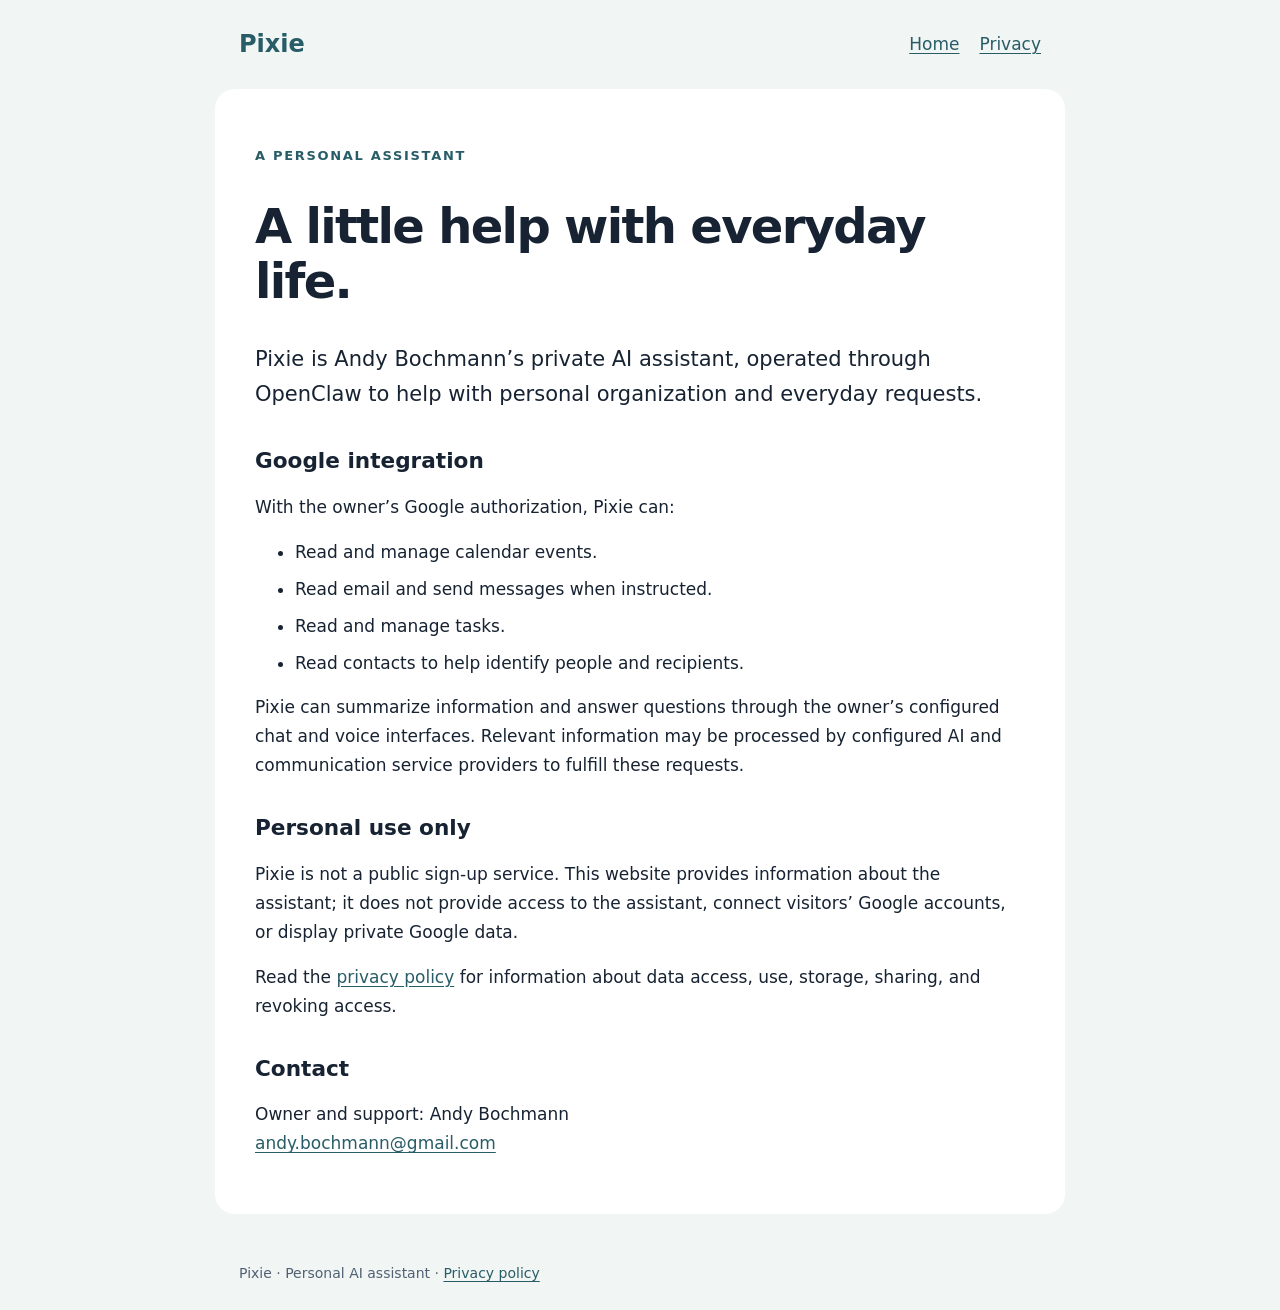
<file: index.html>
<!doctype html>
<html lang="en">
<head>
<meta charset="utf-8"><meta name="viewport" content="width=device-width, initial-scale=1">
<title>Pixie — Personal AI Assistant</title>
<meta name="description" content="Pixie is Andy Bochmann’s private, owner-operated AI assistant for personal organization and authorized Google Workspace tasks.">
<link rel="stylesheet" href="site.css">
</head>
<body>
<header><a href="./">Pixie</a><nav aria-label="Main navigation"><a href="./" aria-current="page">Home</a><a href="privacy.html">Privacy</a></nav></header>
<main>
<p class="eyebrow">A personal assistant</p>
<h1>A little help with everyday life.</h1>
<p class="intro">Pixie is Andy Bochmann’s private AI assistant, operated through OpenClaw to help with personal organization and everyday requests.</p>
<h2>Google integration</h2>
<p>With the owner’s Google authorization, Pixie can:</p>
<ul>
<li>Read and manage calendar events.</li>
<li>Read email and send messages when instructed.</li>
<li>Read and manage tasks.</li>
<li>Read contacts to help identify people and recipients.</li>
</ul>
<p>Pixie can summarize information and answer questions through the owner’s configured chat and voice interfaces. Relevant information may be processed by configured AI and communication service providers to fulfill these requests.</p>
<h2>Personal use only</h2>
<p>Pixie is not a public sign-up service. This website provides information about the assistant; it does not provide access to the assistant, connect visitors’ Google accounts, or display private Google data.</p>
<p>Read the <a href="privacy.html">privacy policy</a> for information about data access, use, storage, sharing, and revoking access.</p>
<h2>Contact</h2>
<p>Owner and support: Andy Bochmann<br><a href="mailto:andy.bochmann@gmail.com">andy.bochmann@gmail.com</a></p>
</main>
<footer>Pixie · Personal AI assistant · <a href="privacy.html">Privacy policy</a></footer>
</body>
</html>
</file>
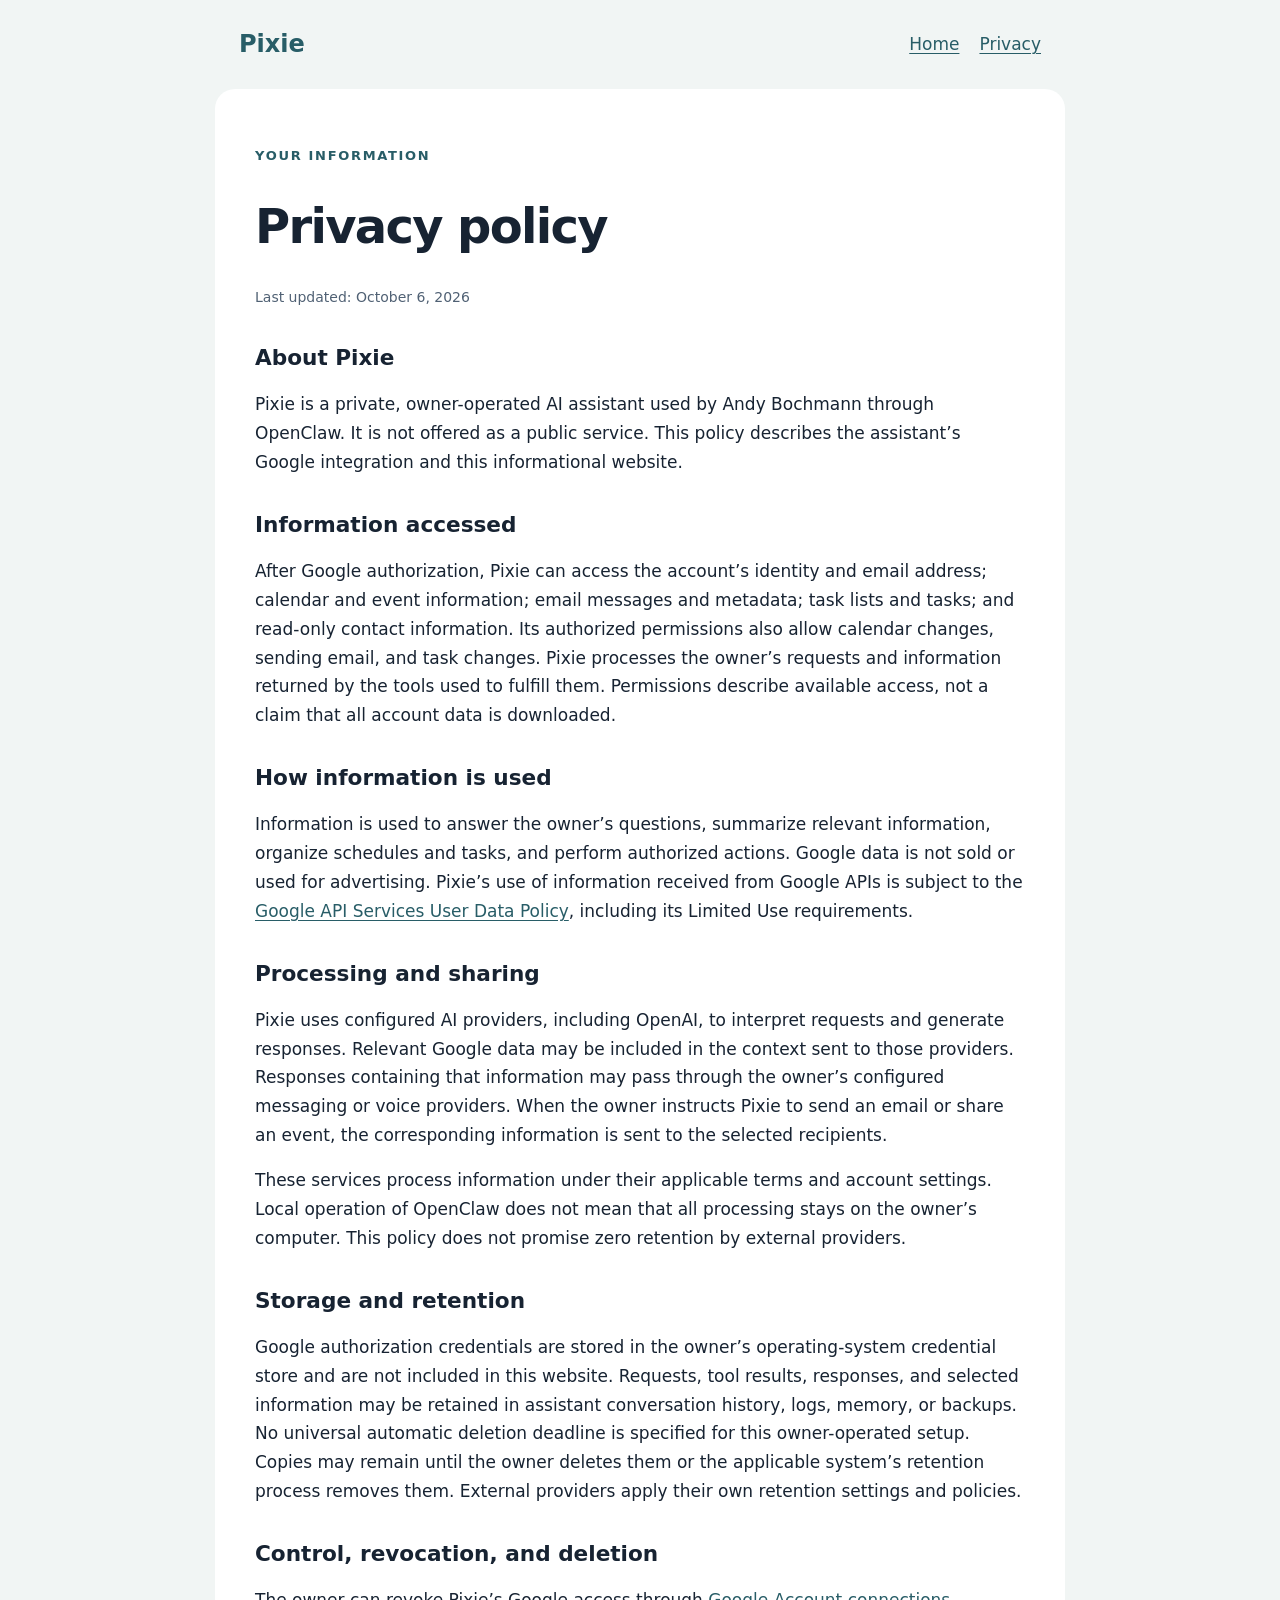
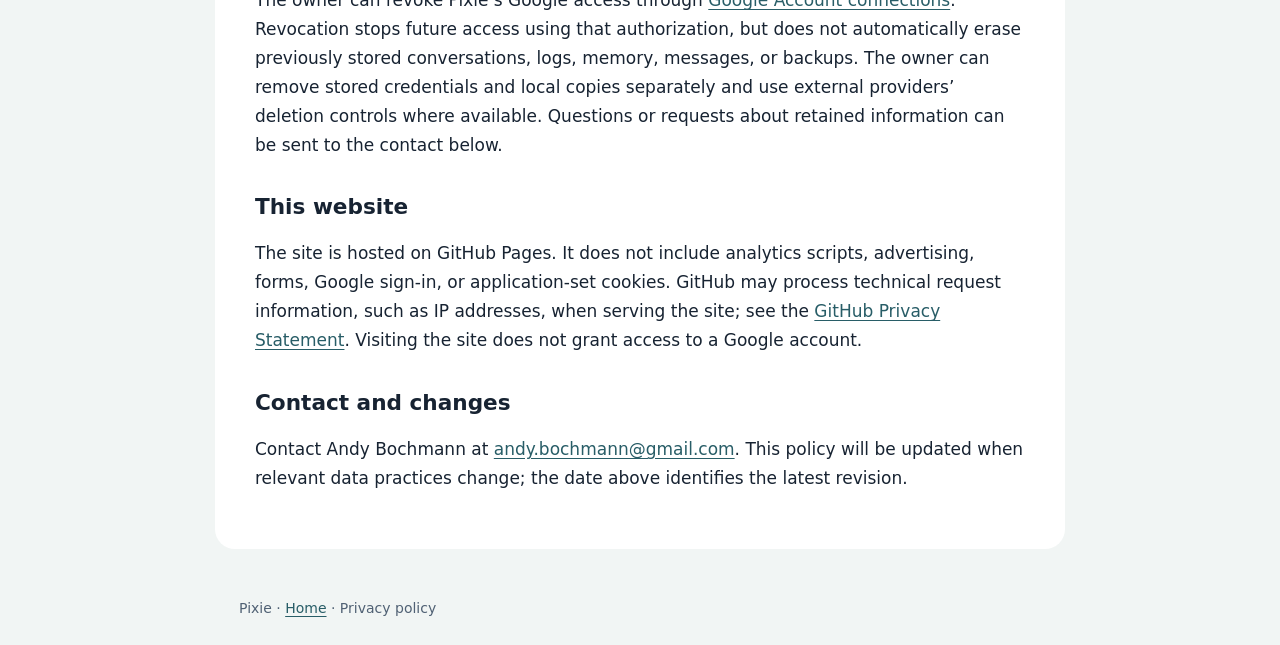
<file: privacy.html>
<!doctype html>
<html lang="en">
<head>
<meta charset="utf-8"><meta name="viewport" content="width=device-width, initial-scale=1">
<title>Privacy Policy — Pixie</title>
<meta name="description" content="How Pixie’s personal Google integration accesses, uses, stores, and shares information, and how to revoke access.">
<link rel="stylesheet" href="site.css">
</head>
<body>
<header><a href="./">Pixie</a><nav aria-label="Main navigation"><a href="./">Home</a><a href="privacy.html" aria-current="page">Privacy</a></nav></header>
<main>
<p class="eyebrow">Your information</p>
<h1>Privacy policy</h1>
<p class="muted">Last updated: October 6, 2026</p>
<h2>About Pixie</h2>
<p>Pixie is a private, owner-operated AI assistant used by Andy Bochmann through OpenClaw. It is not offered as a public service. This policy describes the assistant’s Google integration and this informational website.</p>
<h2>Information accessed</h2>
<p>After Google authorization, Pixie can access the account’s identity and email address; calendar and event information; email messages and metadata; task lists and tasks; and read-only contact information. Its authorized permissions also allow calendar changes, sending email, and task changes. Pixie processes the owner’s requests and information returned by the tools used to fulfill them. Permissions describe available access, not a claim that all account data is downloaded.</p>
<h2>How information is used</h2>
<p>Information is used to answer the owner’s questions, summarize relevant information, organize schedules and tasks, and perform authorized actions. Google data is not sold or used for advertising. Pixie’s use of information received from Google APIs is subject to the <a href="https://developers.google.com/terms/api-services-user-data-policy">Google API Services User Data Policy</a>, including its Limited Use requirements.</p>
<h2>Processing and sharing</h2>
<p>Pixie uses configured AI providers, including OpenAI, to interpret requests and generate responses. Relevant Google data may be included in the context sent to those providers. Responses containing that information may pass through the owner’s configured messaging or voice providers. When the owner instructs Pixie to send an email or share an event, the corresponding information is sent to the selected recipients.</p>
<p>These services process information under their applicable terms and account settings. Local operation of OpenClaw does not mean that all processing stays on the owner’s computer. This policy does not promise zero retention by external providers.</p>
<h2>Storage and retention</h2>
<p>Google authorization credentials are stored in the owner’s operating-system credential store and are not included in this website. Requests, tool results, responses, and selected information may be retained in assistant conversation history, logs, memory, or backups. No universal automatic deletion deadline is specified for this owner-operated setup. Copies may remain until the owner deletes them or the applicable system’s retention process removes them. External providers apply their own retention settings and policies.</p>
<h2>Control, revocation, and deletion</h2>
<p>The owner can revoke Pixie’s Google access through <a href="https://myaccount.google.com/connections">Google Account connections</a>. Revocation stops future access using that authorization, but does not automatically erase previously stored conversations, logs, memory, messages, or backups. The owner can remove stored credentials and local copies separately and use external providers’ deletion controls where available. Questions or requests about retained information can be sent to the contact below.</p>
<h2>This website</h2>
<p>The site is hosted on GitHub Pages. It does not include analytics scripts, advertising, forms, Google sign-in, or application-set cookies. GitHub may process technical request information, such as IP addresses, when serving the site; see the <a href="https://docs.github.com/en/site-policy/privacy-policies/github-general-privacy-statement">GitHub Privacy Statement</a>. Visiting the site does not grant access to a Google account.</p>
<h2>Contact and changes</h2>
<p>Contact Andy Bochmann at <a href="mailto:andy.bochmann@gmail.com">andy.bochmann@gmail.com</a>. This policy will be updated when relevant data practices change; the date above identifies the latest revision.</p>
</main>
<footer>Pixie · <a href="./">Home</a> · Privacy policy</footer>
</body>
</html>
</file>
<file: site.css>
:root{color-scheme:light;--ink:#172332;--muted:#506174;--accent:#285d67;--paper:#fff;--bg:#f1f5f4}
*{box-sizing:border-box}body{margin:0;background:var(--bg);color:var(--ink);font:17px/1.7 system-ui,-apple-system,BlinkMacSystemFont,"Segoe UI",sans-serif}
header,main,footer{max-width:850px;margin:auto;padding:24px}header{display:flex;justify-content:space-between;align-items:center;gap:20px}header>a{font-weight:750;font-size:24px;text-decoration:none}nav{display:flex;gap:20px}a{color:var(--accent);text-underline-offset:3px}a:focus-visible{outline:3px solid var(--accent);outline-offset:5px}main{background:var(--paper);border-radius:20px;padding:40px;margin-bottom:24px}h1{font-size:clamp(2rem,6vw,3rem);line-height:1.15;letter-spacing:-.035em}h2{font-size:1.35rem;line-height:1.3;margin-top:34px}p,ul{margin:16px 0}.eyebrow{font-size:13px;font-weight:750;letter-spacing:.13em;text-transform:uppercase;color:var(--accent)}.intro{font-size:21px}.muted,footer{color:var(--muted);font-size:14px}li{margin:8px 0}@media(max-width:600px){header,footer{padding:20px}main{padding:24px;border-radius:0}nav{gap:14px}}
</file>
